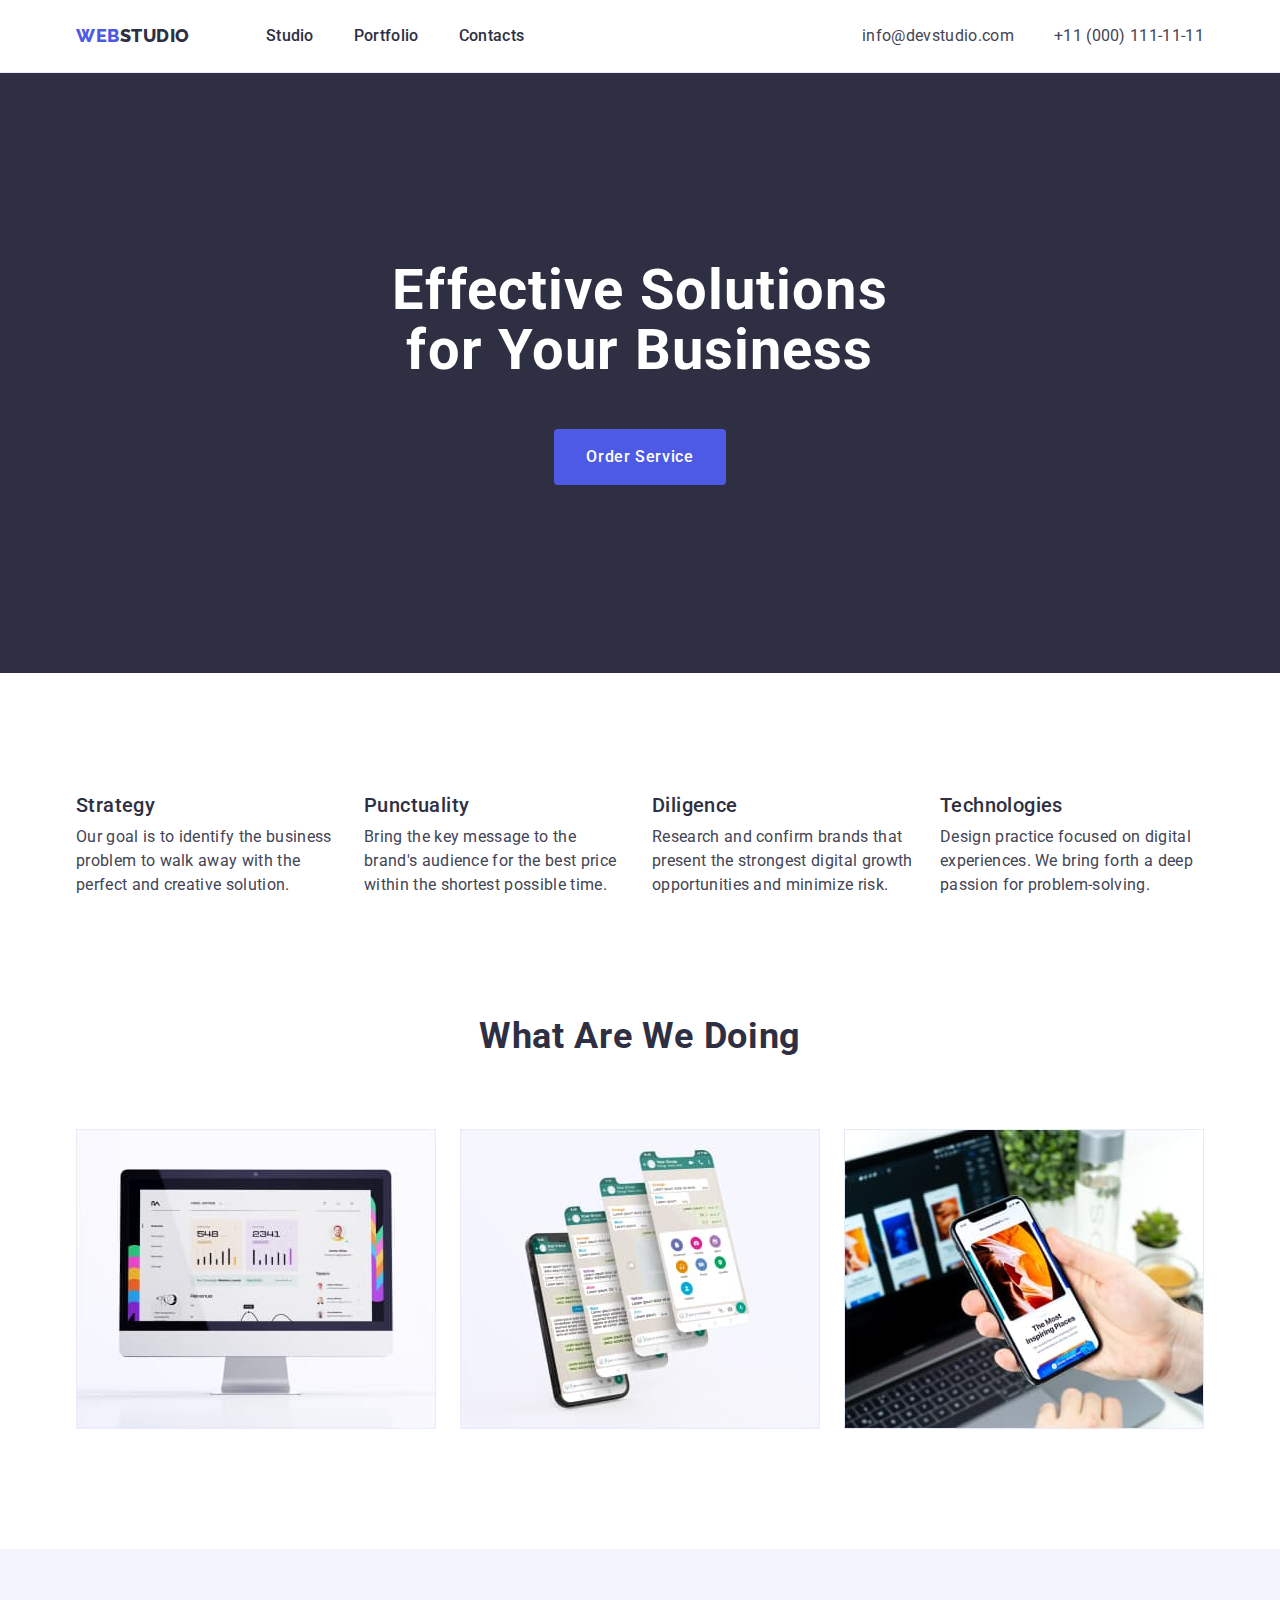
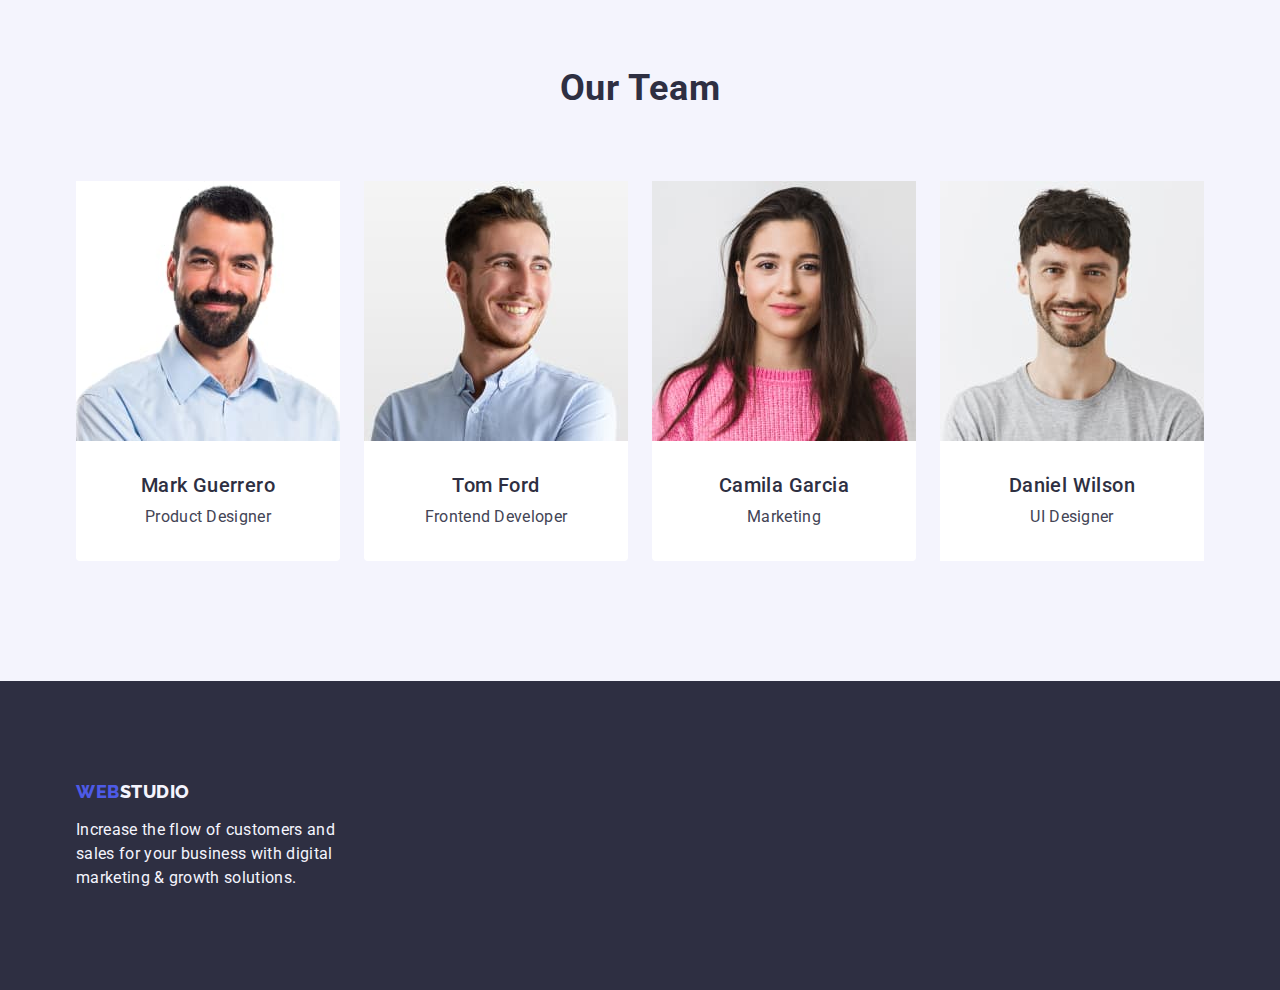
<file: index.html>
<!DOCTYPE html>
<html lang="en">
<head>
    <meta charset="UTF-8">
    <meta http-equiv="X-UA-Compatible" content="IE=edge">
    <meta name="viewport" content="width=device-width, initial-scale=1.0">
    <link rel="preconnect" href="https://fonts.googleapis.com">
    <link rel="preconnect" href="https://fonts.gstatic.com" crossorigin>
    <link rel="stylesheet" href="https://cdn.jsdelivr.net/npm/modern-normalize@1.1.0/modern-normalize.min.css"
>
    <link href="https://fonts.googleapis.com/css2?family=Raleway:wght@800&family=Roboto:wght@400;500;700;900&display=swap" rel="stylesheet">
    <link rel="stylesheet" href="./css/styles.css">
    <title>WebStudio</title>
</head>

<body>
    <header class="header-block">
        <div class="container header-container">
            <nav class="link nav-link">
                <a class="logo link" href="./index.html">Web<span class="logo-nav">Studio</span></a>
                <ul class="list list-link">
                    <li class="list-aitem"><a class="link-aitem link" href="./index.html">Studio</a></li>
                    <li class="list-aitem"><a class="link-aitem link" href="./portfolio.html">Portfolio</a></li>
                    <li class="list-aitem"><a class="link-aitem link" href="">Contacts</a></li>
                </ul>
            </nav>
            <address class="contacts">
                <ul class="list contacts-list">
                    <li class="aitem-link"><a class="contacts-aitem link" href="mailto:info@devstudio.com">info@devstudio.com</a></li>
                    <li class="aitem-link"><a class="contacts-aitem link" href="tel:+110001111111">+11 (000) 111-11-11</a></li>
                </ul>
            </address>
        </div>
      </header>

    <main>
        <!--site header-->
        <section class="header">
            <div class="container container-main">
                <h1 class="slogan">Effective Solutions for Your Business</h1>
                <button class="modal-button" type="button">Order Service</button>
            </div>            
        </section>
                
        <!-- feature -->
        <section class="feature-section">
            <div class="container container-feature">
                <h2 class="heading visually-hidden">feature</h2>
                <ul class="list">
                    <li class="feature-list">
                        <h3 class="feature-name">Strategy</h3>
                        <p class="feature-text">Our goal is to identify the business problem to walk away with the perfect and creative solution.</p>
                    </li>
                    <li class="feature-list">
                        <h3 class="feature-name">Punctuality</h3>
                        <p class="feature-text">Bring the key message to the brand's audience for the best price within the shortest possible time.</p>
                    </li>
                    <li class="feature-list">
                        <h3 class="feature-name">Diligence</h3>
                        <p class="feature-text">Research and confirm brands that present the strongest digital growth opportunities and minimize risk.</p>
                    </li>
                    <li class="feature-list">
                        <h3 class="feature-name">Technologies</h3>
                        <p class="feature-text">Design practice focused on digital experiences. We bring forth a deep passion for problem-solving.</p>
                    </li>
                </ul>
            </div>
        </section>

        <!-- skills -->
        <section class="skills-section">
            <div class="container container-skills">
                <h2 class="heading heading-skills">What are we doing</h2>
                <ul class="list">
                    <li class="skills">
                        <img class="images" src="./images/box1.jpg" alt="software development" width="360" height="300">
                    </li>
                    <li class="skills">
                        <img class="images" src="./images/box2.jpg" alt="creation of mobile applications" width="360" height="300">
                    </li>
                    <li class="skills">
                        <img class="images" src="./images/box3.jpg" alt="software adaptation" width="360" height="300">
                    </li>    
                </ul>
            </div>
        </section>

        <!-- our team -->
        <section class="team">
            <div class="container container-team">
                <h2 class="heading heading-team">Our Team</h2>
                <ul class="list">
                    <li class="team-card">
                        <img class="cards images" src="./images/team1.jpg" alt="Mark Guerrero" width="264" height="260">
                        <div class="card-content">
                            <h3 class="card-name">Mark Guerrero</h3>
                            <p class="card-text">Product Designer</p>
                        </div>
                    </li>
                    <li class="team-card">
                        <img class="cards images" src="./images/team2.jpg" alt="Tom Ford" width="264" height="260">
                        <div class="card-content">
                            <h3 class="card-name">Tom Ford</h3>
                            <p class="card-text">Frontend Developer</p>
                        </div>
                    </li>
                    <li class="team-card">
                        <img class="cards images" src="./images/team3.jpg" alt="Camila Garcia" width="264" height="260">
                        <div class="card-content">
                                <h3 class="card-name">Camila Garcia</h3>
                                <p class="card-text">Marketing</p>
                        </div>
                    </li>
                    <li class="team-card">
                        <img class="cards images" src="./images/team4.jpg" alt="Daniel Wilson" width="264" height="260">
                        <div class="card-content">
                            <h3 class="card-name">Daniel Wilson</h3>
                            <p class="card-text">UI Designer</p>
                        </div>
                    </li>
                </ul>
            </div>
        </section>
    </main>

    <footer class="footer">
        <div class="container container-footer">
            <a class="logo link link-footer" href="./index.html">Web<span class="logo-footer">Studio</span></a>
            <p class="footer-text">Increase the flow of customers and sales for your business with digital marketing & growth solutions.</p>
        </div>
    </footer>
</body>
</html>
</file>
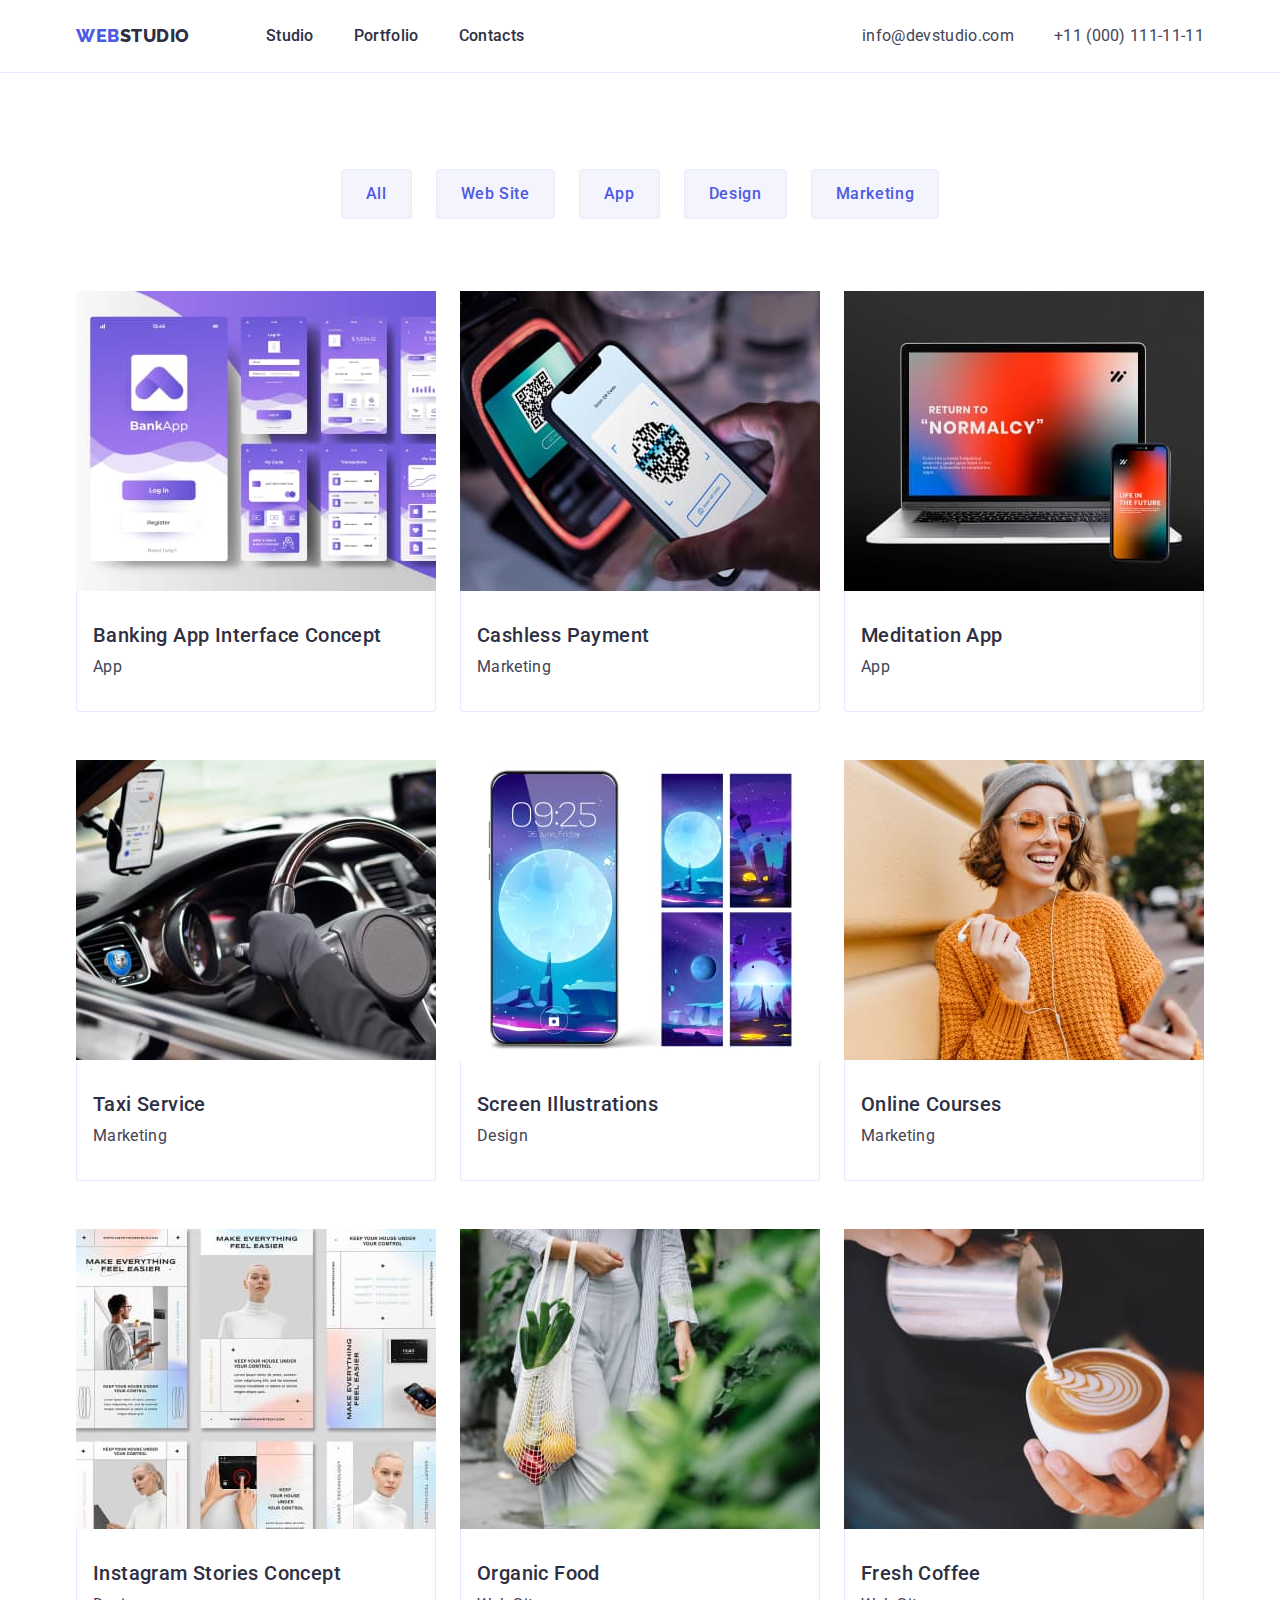
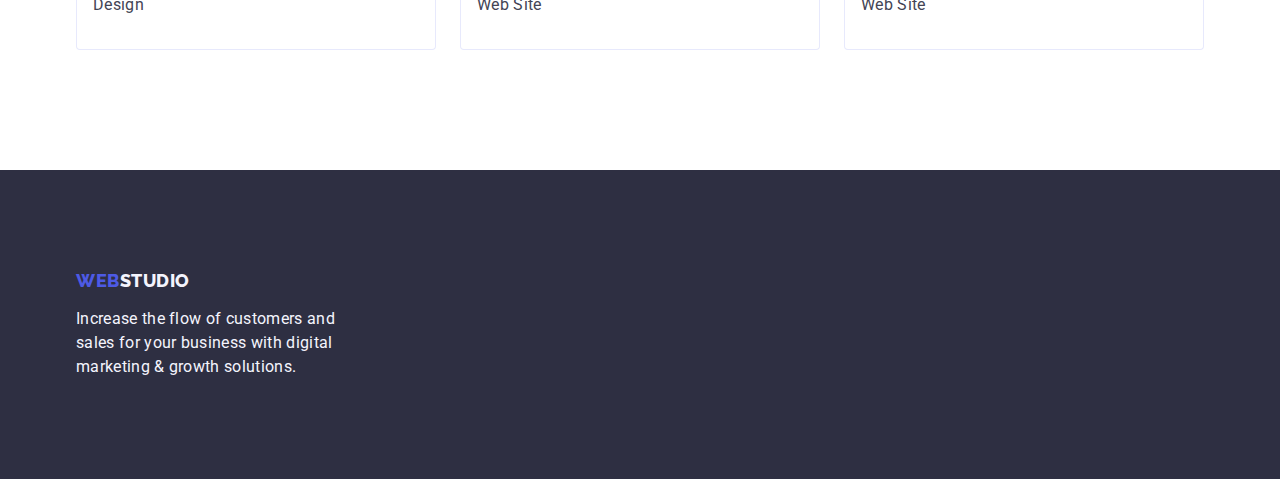
<file: portfolio.html>
<!DOCTYPE html>
<html lang="en">

<head>
  <meta charset="UTF-8">
  <meta http-equiv="X-UA-Compatible" content="IE=edge">
  <meta name="viewport" content="width=device-width, initial-scale=1.0">
  <link rel="preconnect" href="https://fonts.googleapis.com">
  <link rel="preconnect" href="https://fonts.gstatic.com" crossorigin>
  <link rel="stylesheet" href="https://cdn.jsdelivr.net/npm/modern-normalize@1.1.0/modern-normalize.min.css"
>
  <link href="https://fonts.googleapis.com/css2?family=Raleway:wght@800&family=Roboto:wght@400;500;700;900&display=swap" rel="stylesheet">
  <link rel="stylesheet" href="./css/styles.css">
  <title>WebStudio</title>
</head>

<body>
  <header class="header-block">
    <div class="container header-container">
        <nav class="link nav-link">
            <a class="logo link" href="./index.html">Web<span class="logo-nav">Studio</span></a>
            <ul class="list list-link">
                <li class="list-aitem"><a class="link-aitem link" href="./index.html">Studio</a></li>
                <li class="list-aitem"><a class="link-aitem link" href="./portfolio.html">Portfolio</a></li>
                <li class="list-aitem"><a class="link-aitem link" href="">Contacts</a></li>
            </ul>
        </nav>
        <address class="contacts">
            <ul class="list contacts-list">
                <li class="aitem-link"><a class="contacts-aitem link" href="mailto:info@devstudio.com">info@devstudio.com</a></li>
                <li class="aitem-link"><a class="contacts-aitem link" href="tel:+110001111111">+11 (000) 111-11-11</a></li>
            </ul>
        </address>
    </div>
  </header>

    <main>
        <!--Portfolio-->
        <section class="portfolio-section">
          <div class="container container-portfolio">
            <h1 class="visually-hidden">Portfolio</h1>
              <ul class="list list-button">
                  <li class="list-filters"><button class="button-filters" type="button">All</button></li>
                  <li class="list-filters"><button class="button-filters" type="button">Web Site</button></li>
                  <li class="list-filters"><button class="button-filters" type="button">App</button></li>
                  <li class="list-filters"><button class="button-filters" type="button">Design</button></li>
                  <li class="list-filters"><button class="button-filters" type="button">Marketing</button></li>
              </ul>
              <ul class="list card-set">
                  <li class="list-card">
                      <a class="link" href="">
                        <img class="images" src="./images/cards1.jpg"
                          alt="Banking App Interface Concept"
                          width="360"
                          height="300">
                        <div class="card-content border-portfolio">
                          <h2 class="card-name card-portfolio">Banking App Interface Concept</h2>
                          <p class="card-text text-portfolio">App</p>
                        </div>
                      </a>
                  </li>
            
                  <li class="list-card">
                      <a class="link" href="">
                        <img class="images" src="./images/cards2.jpg"
                          alt="Cashless Payment"
                          width="360"
                          height="300">
                        <div class="card-content border-portfolio">
                          <h2 class="card-name card-portfolio">Cashless Payment</h2>
                          <p class="card-text text-portfolio">Marketing</p>
                        </div>
                      </a>
                  </li>
            
                  <li class="list-card">
                      <a class="link" href="">
                        <img class="images" src="./images/cards3.jpg"
                          alt="Meditation App"
                          width="360"
                          height="300">

                        <div class="card-content border-portfolio">
                          <h2 class="card-name card-portfolio">Meditation App</h2>
                          <p class="card-text text-portfolio">App</p>
                        </div>
                      </a>
                  </li>
                  <li class="list-card">
                      <a class="link" href="">
                        <img class="images" src="./images/cards4.jpg"
                          alt="Taxi Service"
                          width="360"
                          height="300">

                        <div class="card-content border-portfolio">
                          <h2 class="card-name card-portfolio">Taxi Service</h2>
                          <p class="card-text text-portfolio">Marketing</p>
                        </div>
                      </a>
                  </li>
                  <li class="list-card">
                      <a class="link" href="">
                        <img class="images" src="./images/cards5.jpg"
                          alt="Screen Illustrations"
                          width="360"
                          height="300">
                        <div class="card-content border-portfolio">
                          <h2 class="card-name card-portfolio">Screen Illustrations</h2>
                          <p class="card-text text-portfolio">Design</p>
                        </div>
                      </a>
                  </li>
                  <li class="list-card">
                      <a class="link" href="">
                        <img class="images" src="./images/cards6.jpg"
                          alt="Online Courses"
                          width="360"
                          height="300">
                        <div class="card-content border-portfolio">
                          <h2 class="card-name card-portfolio">Online Courses</h2>
                          <p class="card-text text-portfolio">Marketing</p>
                        </div>
                      </a>
                  </li>
                  <li class="list-card">
                      <a class="link" href="">
                        <img class="images" src="./images/cards7.jpg"
                          alt="Instagram Stories Concept"
                          width="360"
                          height="300">
                        <div class="card-content border-portfolio">
                          <h2 class="card-name card-portfolio">Instagram Stories Concept</h2>
                          <p class="card-text text-portfolio">Design</p>
                        </div>
                      </a>
                  </li>
                  <li class="list-card">
                      <a class="link" href="">
                        <img class="images" src="./images/cards8.jpg"
                          alt="Organic Food"
                          width="360"
                          height="300">
                        <div class="card-content border-portfolio">
                          <h2 class="card-name card-portfolio">Organic Food</h2>
                          <p class="card-text text-portfolio">Web Site</p>
                        </div>
                      </a>
                  </li>
                  <li class="list-card">
                      <a class="link" href="">
                        <img class="images" src="./images/cards9.jpg"
                          alt="Fresh Coffee"
                          width="360"
                          height="300">
                        <div class="card-content border-portfolio">
                          <h2 class="card-name card-portfolio">Fresh Coffee</h2>
                          <p class="card-text text-portfolio">Web Site</p>
                        </div>
                      </a>
                  </li>
              </ul>
          </div>
        </section>
    </main>

    <footer class="footer">
      <div class="container container-footer">
          <a class="logo link link-footer" href="./index.html">Web<span class="logo-footer">Studio</span></a>
          <p class="footer-text">Increase the flow of customers and sales for your business with digital marketing & growth solutions.</p>
      </div>
  </footer>
</body>
</html>
</file>
<file: css/styles.css>
:root {
    --text-color: #2E2F42;
    --accent-color: #404BBF;
    --background-color: #FFFFFF;
    --paragraf-color: #434455;
    --button-color: #e7e9fc;
}

body {
    font-family: "Roboto", sans-serif;
    font-weight: 400;
    font-size: 16px;
    line-height: 1.5;
    color: #434455;
    background-color: var(--background-color);
}
/*start reset*/
h1,
h2,
h3,
h4,
h5,
h6
p {
margin: 0px;
}

.container {
    width: 1158px;
    margin: 0px auto;
    padding: 0px 15px;
    
}
ul {
    list-style: none;
}
/*header*/
.header-container {
    display: flex;
    align-items: center;
    height: 72px;
}
/*logo*/
.nav-link {
    display: flex;
    align-items: center;
    margin-right: auto;
}

.logo {
    font-family: "Raleway", sans-serif;
    font-weight: 800;
    font-size: 18px;
    line-height: 1.17;
    letter-spacing: 0.03em;
    text-transform: uppercase;
    color: #4D5AE5;
    margin-right: 76px;
}
.logo-nav {
    color: var(--text-color);
}
.link {
    text-decoration: none;
}
.list-link {
    margin: 0px;
    padding: 0;
    width: 261px;
}
.link-aitem {
    font-weight: 500;
    font-size: 16px;
    line-height: 1.5;
    letter-spacing: 0.02em;
    color: var(--text-color);
    text-decoration: none;
    padding-top: 24px;
    padding-bottom: 24px; 
}
.list-aitem:not(:last-child) {
    margin-right: 40px;
}

.link-aitem:focus,
.link-aitem:hover {
    color: var(--accent-color);
}
.contacts {
    font-style: normal;
}
.contacts-list {
    margin: 0px;
    padding: 0;
}

.aitem-link:not(:last-child) {
    margin-right: 40px;
}
.contacts-aitem {
    font-weight: 400;
    font-size: 16px;
    line-height: 1.5;
    letter-spacing: 0.02em;
    color: var(--paragraf-color);
    text-decoration: none;
    padding-top: 24px;
    padding-bottom: 24px;
}
.contacts-aitem:active,
.contacts-aitem:hover,
.contacts-aitem:focus {
    color: var(--accent-color);
}  

/*main*/
/*section site header*/
.container-main {
    display: block;
    text-align: center;
}
.header {
    background-color: var(--text-color);
    padding: 188px 0;    
}
.header-block {
    border-bottom: 1px solid #e7e9fc;
}
.slogan {
    font-weight: 700;
    font-size: 56px;
    line-height: 1.07;
    letter-spacing: 0.02em;
    text-align: center;
    color: var(--background-color);
    background: var(--text-color);
    max-width: 496px;
    margin-right: auto;
    margin-left: auto;
    margin-bottom: 48px;
    }
.modal-button {
    font-family: "Roboto", sans-serif;
    font-weight: 500;
    font-size: 16px;
    line-height: 1.5;
    letter-spacing: 0.04em;
    color: var(--background-color);
    background: #4D5AE5;
    cursor: pointer;
    display: block;
    margin: auto;
    padding: 16px 32px;
    border: 1px;
    border-radius: 4px;
    min-width: 169px;

    
}
.modal-button:hover,
.modal-button:focus {
    background: var(--accent-color);
}
    
.heading {
    font-weight: 700;
    font-size: 36px;
    line-height: 1.11;
    text-align: center;
    letter-spacing: 0.02em;
    text-transform: capitalize;
    color: var(--text-color);
}
    
/*section feature*/
.feature-section {
    padding: 120px 0;
}
.container-feature {
    
}

.visually-hidden {
    position: absolute;
    width: 1px;
    height: 1px;
    margin: -1px;
    border: 0;
    padding: 0; 
    white-space: nowrap;
    clip-path: inset(100%);
    clip: rect(0 0 0 0);
    overflow: hidden;
}

.list {
    list-style: none;
    display: flex;
    padding: 0;
    margin: 0;
}
.feature-list {
    width: 264px;
}
.feature-list:not(:last-child) {
    margin-right: 24px;
}
.feature-name {
    font-weight: 500;
    font-size: 20px;
    line-height: 1.2;
    letter-spacing: 0.02em;
    color: var(--text-color);
    margin-bottom: 8px;
}
.feature-text {
    font-size: 16px;
    line-height: 1.5;
    letter-spacing: 0.02em;
    color: var(--paragraf-color);
    margin: 0;
    }

/*section skills*/
.skills-section {
    padding-bottom: 120px;
}

.heading-skills {
    margin-bottom: 72px;
}
.skills:not(:last-child) {
    margin-right: 24px;
}

.images {
    display: block
}
/*section our team*/
.team {
    background-color: #F4F4FD;
    padding: 120px 0
}

.heading-team {
    margin-bottom: 72px;
}
.team-card {
    background-color: var(--background-color);
}
.team-card:not(:last-child) {
    margin-right: 24px;
    border-radius: 0px 0px 4px 4px;
}
.card-content {
    padding: 32px 16px;
    border-radius: 0px 0px 4px 4px;
}

.card-name {
    font-weight: 500;
    font-size: 20px;
    line-height: 1.2;
    text-align: center;
    letter-spacing: 0.02em;
    color: var(--text-color);
    margin-bottom: 8px;
}
.card-text {
    font-size: 16px;
    line-height: 1.5;
    text-align: center;
    letter-spacing: 0.02em;
    display: block;
    color: var(--paragraf-color);
    margin: 0 auto;
     
}

/*footer*/
.footer {
    background: var(--text-color);
    padding: 100px 0;
}
.container-footer {
    display: block;
}

.link-footer {
    display: inline-block;
    margin-bottom: 16px;
    margin-right: auto;
}
.logo-footer {
    color: #F4F4FD;
}
.footer-text {
    font-size: 16px;
    line-height: 1,5;
    letter-spacing: 0.02em;
    color: #F4F4FD;
    width: 264px;
    margin: 0;
}
      
/*portfolio*/
.portfolio-section {
    padding: 96px 0 120px;
}

.container-portfolio {
    display: block;
    
}
.portfolio-name {
    visibility: hidden;
}
.list-button {
    width: 586;
    display: flex;
    justify-content: center;
    gap: 24px;
    margin-bottom: 72px;
}

.button-filters {
    font-family: "Roboto", sans-serif;
    font-weight: 500;
    font-size: 16px;
    line-height: 1.5;
    letter-spacing: 0.04em;
    color: #4D5AE5;
    border: 1px solid var(--button-color);
    background: #F4F4FD;
    cursor: pointer;
    padding: 12px 24px;
    border-radius: 4px;
}
.button-filters:active,
.button-filters:hover,
.button-filters:focus {
    color: var(--background-color);
    background: var(--accent-color);
}
.button-filters:hover {
   border: 1px solid transparent; 
}
.button-filters:focus {
    border: 1px solid transparent;
}

.card-set {
    display: flex;
    flex-wrap: wrap;
    row-gap: 48px;
    column-gap: 24px;
}
.list-card {
    flex-basis: calc((100% - 48px) / 3);
}

.card-portfolio {
    text-align: start;
}
.text-portfolio {
    text-align: start;
}
.border-portfolio {
    border-right-width: 1px;
    border-right-style: solid;
    border-right-color: #E7E9FC;
    border-bottom-width: 1px;
    border-bottom-style: solid;
    border-bottom-color: #E7E9FC;
    border-left-width: 1px;
    border-left-style: solid;
    border-left-color: #E7E9FC;
}
</file>
